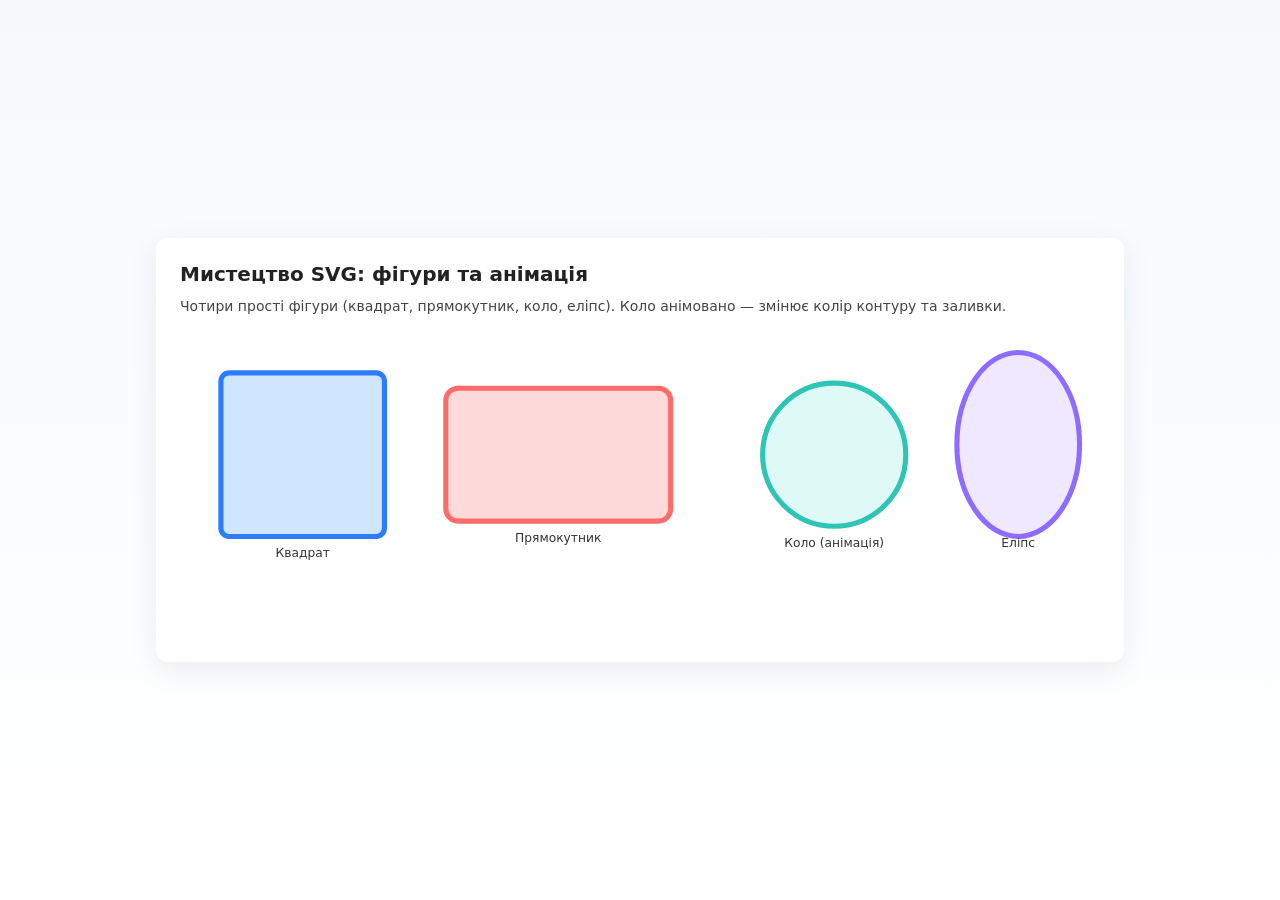
<file: SVG.html>
<!doctype html>
<html lang="uk">
<head>
  <meta charset="utf-8" />
  <meta name="viewport" content="width=device-width,initial-scale=1" />
  <title>Мистецтво SVG — фігури та анімація</title>
  <style>
    body {
      font-family: system-ui, -apple-system, "Segoe UI", Roboto, "Helvetica Neue", Arial;
      display: flex;
      align-items: center;
      justify-content: center;
      min-height: 100vh;
      margin: 0;
      background: linear-gradient(180deg, #f6f9fc 0%, #ffffff 100%);
      color: #222;
    }

    .card {
      width: min(920px, 94vw);
      padding: 24px;
      border-radius: 12px;
      box-shadow: 0 8px 30px rgba(30, 40, 80, 0.08);
      background: white;
    }

    h1 {
      margin: 0 0 12px 0;
      font-size: 20px;
    }

    p.lead {
      margin: 0 0 18px 0;
      color: #444;
      font-size: 14px;
    }

    svg {
      width: 100%;
      height: auto;
      display: block;
    }

    .shape {
      stroke-width: 5;
      transition: stroke 300ms ease, fill 300ms ease, transform 300ms ease;
    }

    .sq { stroke: #2b7cff;  fill: #cfe6ff;  }
    .rect { stroke: #ff6b6b; fill: #ffdada; }
    .circle { stroke: #2ec4b6; fill: #dffaf6; }
    .ellipse { stroke: #8e6cff; fill: #efe8ff; }

    .shape:hover { transform: scale(1.03); cursor: pointer; }

    @keyframes pulseColors {
      0%   { stroke: #2ec4b6; fill: #dffaf6; }
      25%  { stroke: #ff9f1c; fill: #fff2e0; }
      50%  { stroke: #ff6b6b; fill: #ffecec; }
      75%  { stroke: #7c5cff; fill: #efe8ff; }
      100% { stroke: #2ec4b6; fill: #dffaf6; }
    }

    .animated-circle {
      animation: pulseColors 4s ease-in-out infinite;
      transform-origin: center;
    }

    .labels {
      font-size: 12px;
      fill: #333;
      pointer-events: none;
    }
  </style>
</head>
<body>
  <main class="card" role="main" aria-labelledby="title">
    <h1 id="title">Мистецтво SVG: фігури та анімація</h1>
    <p class="lead">Чотири прості фігури (квадрат, прямокутник, коло, еліпс). Коло анімовано — змінює колір контуру та заливки.</p>

    <svg viewBox="0 0 900 300" role="img" aria-labelledby="svgTitle svgDesc" xmlns="http://www.w3.org/2000/svg">
      <title id="svgTitle">Чотири SVG-фігури з прикладом анімації</title>
      <desc id="svgDesc">Квадрат, прямокутник, коло і еліпс. Коло анімовано через CSS.</desc>

      <rect class="shape sq" x="40" y="40" width="160" height="160" rx="8" ry="8" stroke-linejoin="round" stroke-linecap="round" />
      <text x="120" y="220" class="labels" text-anchor="middle">Квадрат</text>

      <rect class="shape rect" x="260" y="55" width="220" height="130" rx="12" ry="12" stroke-linejoin="round" stroke-linecap="round" />
      <text x="370" y="205" class="labels" text-anchor="middle">Прямокутник</text>

      <circle class="shape circle animated-circle" cx="640" cy="120" r="70" stroke-linejoin="round" stroke-linecap="round" />
      <text x="640" y="210" class="labels" text-anchor="middle">Коло (анімація)</text>

      <ellipse class="shape ellipse" cx="820" cy="110" rx="60" ry="90" stroke-linejoin="round" stroke-linecap="round" />
      <text x="820" y="210" class="labels" text-anchor="middle">Еліпс</text>
    </svg>
  </main>
</body>
</html>
</file>
